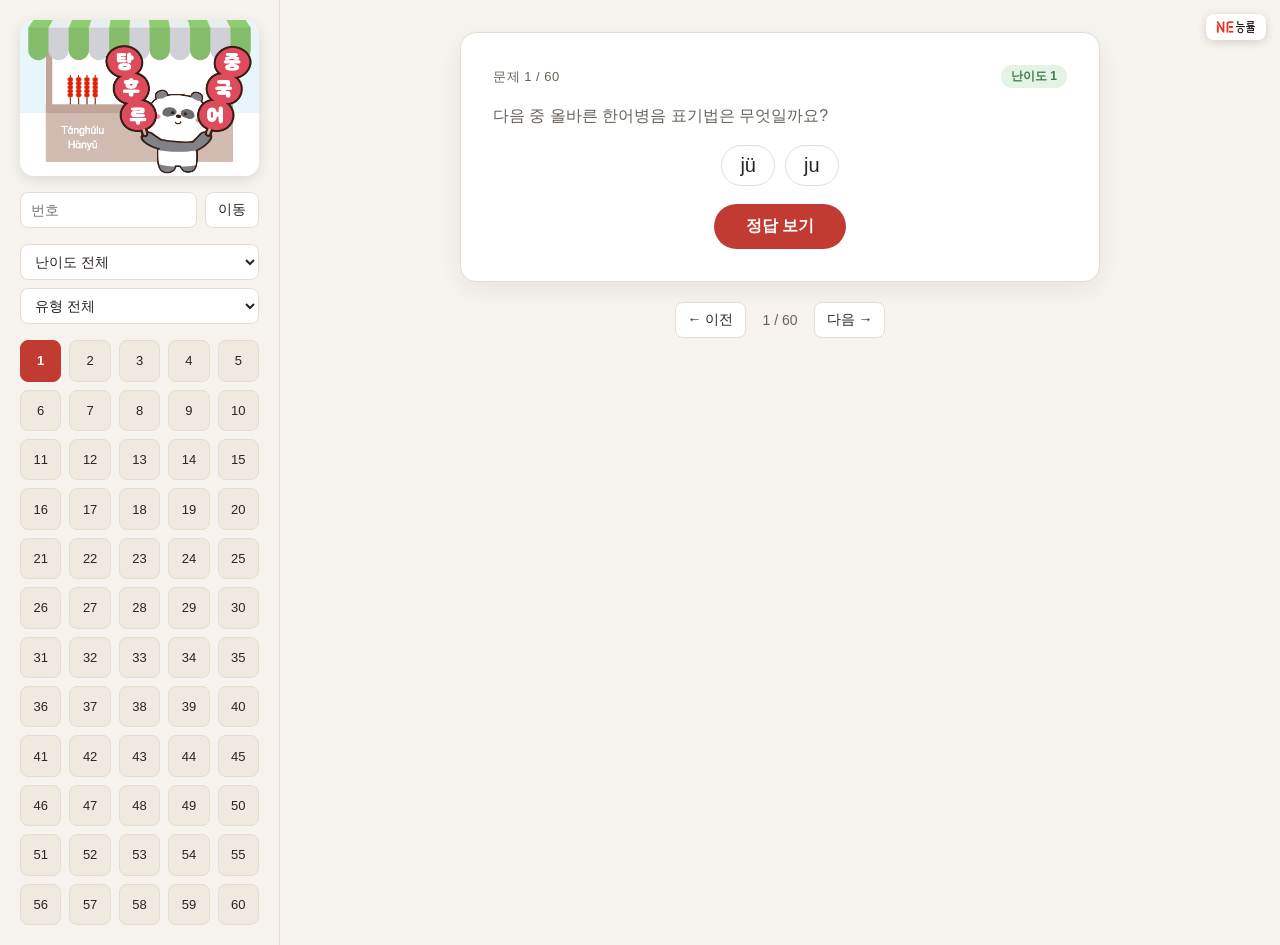
<file: index.html>
<!DOCTYPE html>
<html lang="ko">
<head>
<meta charset="UTF-8">
<meta name="viewport" content="width=device-width, initial-scale=1.0">
<title>탕후루 중국어 - 정답 확인</title>
<link rel="icon" type="image/png" href="이미지 소스/mascot.png">
<link rel="manifest" href="manifest.json">
<link rel="stylesheet" href="style.css">
</head>
<body>
<img src="이미지 소스/logo.png" alt="NE능률" class="brand-logo">
<div class="app">
  <aside class="sidebar">
    <div class="banner">
      <img src="이미지 소스/banner.png" alt="탕후루 중국어">
    </div>

    <div class="jump">
      <input type="number" id="jumpInput" min="1" max="60" placeholder="번호">
      <button id="jumpBtn">이동</button>
    </div>

    <div class="filters" id="filters">
      <select id="diffFilter">
        <option value="all">난이도 전체</option>
        <option value="1">난이도 1</option>
        <option value="2">난이도 2</option>
        <option value="3">난이도 3</option>
      </select>
      <select id="typeFilter">
        <option value="all">유형 전체</option>
        <option value="pinyin">한어병음</option>
        <option value="picture">그림</option>
        <option value="word">단어</option>
        <option value="blank">빈칸</option>
      </select>
    </div>

    <div class="grid" id="grid"></div>
  </aside>

  <main class="main">
    <div class="card" id="card"></div>

    <div class="nav">
      <button id="prevBtn">← 이전</button>
      <span id="posLabel"></span>
      <button id="nextBtn">다음 →</button>
    </div>
  </main>
</div>

<script src="data.js"></script>
<script src="app.js"></script>
<script>
  if ("serviceWorker" in navigator) {
    window.addEventListener("load", () => {
      navigator.serviceWorker.register("service-worker.js");
    });
    let refreshedOnce = false;
    navigator.serviceWorker.addEventListener("controllerchange", () => {
      if (refreshedOnce) return;
      refreshedOnce = true;
      window.location.reload();
    });
  }
</script>
</body>
</html>
</file>
<file: style.css>
:root {
  --bg: #f6f3ee;
  --panel: #ffffff;
  --ink: #2b2420;
  --ink-soft: #6b615a;
  --line: #e4ddd2;
  --red: #c23b32;
  --red-soft: #f6e3e0;
  --gold: #c9992c;
  --green: #3f7d4a;
  --green-soft: #e5f2e6;
  --grid-btn: #efe9df;
}

@media (prefers-color-scheme: dark) {
  :root {
    --bg: #1c1917;
    --panel: #262220;
    --ink: #f1ece4;
    --ink-soft: #b3a99e;
    --line: #3a352f;
    --red: #e2685f;
    --red-soft: #3a2521;
    --gold: #dcb256;
    --green: #6fbf7a;
    --green-soft: #1f2f22;
    --grid-btn: #2f2a26;
  }
}

* { box-sizing: border-box; }

body {
  margin: 0;
  font-family: "Segoe UI", "Malgun Gothic", sans-serif;
  background: var(--bg);
  color: var(--ink);
}

.brand-logo {
  position: fixed;
  top: 14px;
  right: 14px;
  height: 26px;
  width: auto;
  padding: 6px 10px;
  background: #ffffff;
  border-radius: 8px;
  box-shadow: 0 2px 8px rgba(0, 0, 0, 0.15);
  z-index: 50;
  pointer-events: none;
}

.app {
  display: grid;
  grid-template-columns: 280px 1fr;
  min-height: 100vh;
}

.sidebar {
  border-right: 1px solid var(--line);
  padding: 20px;
  display: flex;
  flex-direction: column;
  gap: 16px;
  overflow-y: auto;
}

.banner {
  border-radius: 14px;
  overflow: hidden;
  box-shadow: 0 4px 14px rgba(0, 0, 0, 0.1);
}

.banner img {
  display: block;
  width: 100%;
}

.jump {
  display: flex;
  gap: 8px;
}

.jump input {
  width: 0;
  flex: 1;
  padding: 8px 10px;
  border: 1px solid var(--line);
  border-radius: 8px;
  background: var(--panel);
  color: var(--ink);
  font-size: 14px;
}

.jump button, .nav button {
  border: 1px solid var(--line);
  background: var(--panel);
  color: var(--ink);
  border-radius: 8px;
  padding: 8px 12px;
  cursor: pointer;
  font-size: 14px;
}

.jump button:hover, .nav button:hover {
  border-color: var(--gold);
}

.filters {
  display: flex;
  flex-direction: column;
  gap: 8px;
}

.filters select {
  width: 100%;
  border: 1px solid var(--line);
  background: var(--panel);
  color: var(--ink);
  border-radius: 8px;
  padding: 8px 10px;
  font-size: 14px;
  cursor: pointer;
}

.filters select:hover {
  border-color: var(--gold);
}

.grid {
  display: grid;
  grid-template-columns: repeat(5, 1fr);
  gap: 8px;
}

.grid button {
  aspect-ratio: 1;
  border: 1px solid var(--line);
  background: var(--grid-btn);
  color: var(--ink);
  border-radius: 8px;
  font-size: 13px;
  cursor: pointer;
}

.grid button:hover {
  border-color: var(--gold);
}

.grid button.current {
  background: var(--red);
  border-color: var(--red);
  color: #fff;
  font-weight: 700;
}

.main {
  padding: 32px;
  display: flex;
  flex-direction: column;
  align-items: center;
  gap: 20px;
}

.card {
  width: 100%;
  max-width: 640px;
  background: var(--panel);
  border: 1px solid var(--line);
  border-radius: 16px;
  padding: 32px;
  box-shadow: 0 8px 24px rgba(0,0,0,0.06);
  display: flex;
  flex-direction: column;
  gap: 18px;
}

.card-head {
  display: flex;
  justify-content: space-between;
  align-items: center;
}

.card-num {
  font-size: 13px;
  color: var(--ink-soft);
  letter-spacing: 0.04em;
}

.badge {
  display: inline-block;
  padding: 3px 10px;
  border-radius: 999px;
  font-size: 12px;
  font-weight: 600;
}
.badge.diff-1 { background: var(--green-soft); color: var(--green); }
.badge.diff-2 { background: #fdf1da; color: var(--gold); }
.badge.diff-3 { background: var(--red-soft); color: var(--red); }

.instruction {
  font-size: 16px;
  color: var(--ink-soft);
}

.prompt {
  font-size: 26px;
  font-weight: 600;
  text-align: center;
  padding: 24px 20px;
  background: var(--bg);
  border-radius: 12px;
  min-height: 60px;
  line-height: 1.5;
  word-break: keep-all;
}

.chips {
  display: flex;
  gap: 10px;
  flex-wrap: wrap;
  justify-content: center;
}

.chip {
  padding: 8px 18px;
  border-radius: 999px;
  border: 1px solid var(--line);
  background: var(--panel);
  font-size: 20px;
}

.chip.correct {
  background: var(--green-soft);
  border-color: var(--green);
  color: var(--green);
  font-weight: 700;
}

.blank-o {
  color: var(--red);
  font-weight: 800;
}

.pic-box {
  width: 100%;
  height: 220px;
  border-radius: 12px;
  overflow: hidden;
  display: flex;
  align-items: center;
  justify-content: center;
  background: var(--grid-btn);
  border: 1px dashed var(--line);
}

.pic-box img {
  width: 100%;
  height: 100%;
  object-fit: contain;
}

.pic-placeholder {
  text-align: center;
  color: var(--ink-soft);
  font-size: 14px;
  line-height: 1.6;
}

.pic-placeholder .icon {
  font-size: 36px;
  display: block;
  margin-bottom: 8px;
}

.reveal-btn {
  align-self: center;
  background: var(--red);
  color: #fff;
  border: none;
  padding: 12px 32px;
  border-radius: 999px;
  font-size: 16px;
  font-weight: 600;
  cursor: pointer;
}

.reveal-btn:hover { opacity: 0.9; }

.answer {
  border-top: 1px solid var(--line);
  padding-top: 18px;
  display: flex;
  flex-direction: column;
  gap: 14px;
  align-items: center;
}

.answer-pinyin {
  font-size: 34px;
  font-weight: 800;
  color: var(--green);
}

.answer-audio {
  display: flex;
  align-items: center;
  gap: 10px;
}

.filled {
  font-size: 18px;
  color: var(--ink-soft);
  text-align: center;
}

.translation {
  font-size: 15px;
  color: var(--ink-soft);
  text-align: center;
  opacity: 0.85;
}

.speak-btn {
  border: 1px solid var(--green);
  background: var(--green-soft);
  color: var(--green);
  border-radius: 999px;
  padding: 6px 16px;
  font-size: 13px;
  cursor: pointer;
}

.speak-btn:hover {
  opacity: 0.85;
}

.answer-speak-btn {
  padding: 10px 24px;
  font-size: 15px;
  font-weight: 600;
}

.explanation {
  font-size: 20px;
  color: var(--ink-soft);
  text-align: center;
  background: var(--bg);
  border-radius: 10px;
  padding: 14px 18px;
  line-height: 1.6;
}

.note {
  font-size: 12px;
  color: var(--gold);
}

.nav {
  display: flex;
  align-items: center;
  gap: 16px;
}

.nav span {
  font-size: 14px;
  color: var(--ink-soft);
}

@media (max-width: 720px) {
  .app { grid-template-columns: 1fr; }
  .sidebar { border-right: none; border-bottom: 1px solid var(--line); padding-top: 44px; }
  .brand-logo { height: 18px; padding: 4px 7px; top: 8px; right: 8px; }

  .filters { flex-direction: row; }
  .filters select { width: auto; flex: 1; min-width: 0; }

  .grid {
    grid-template-columns: repeat(8, 1fr);
    max-height: calc(31.25vw - 14px);
    overflow-y: auto;
    align-content: start;
  }
}
</file>
